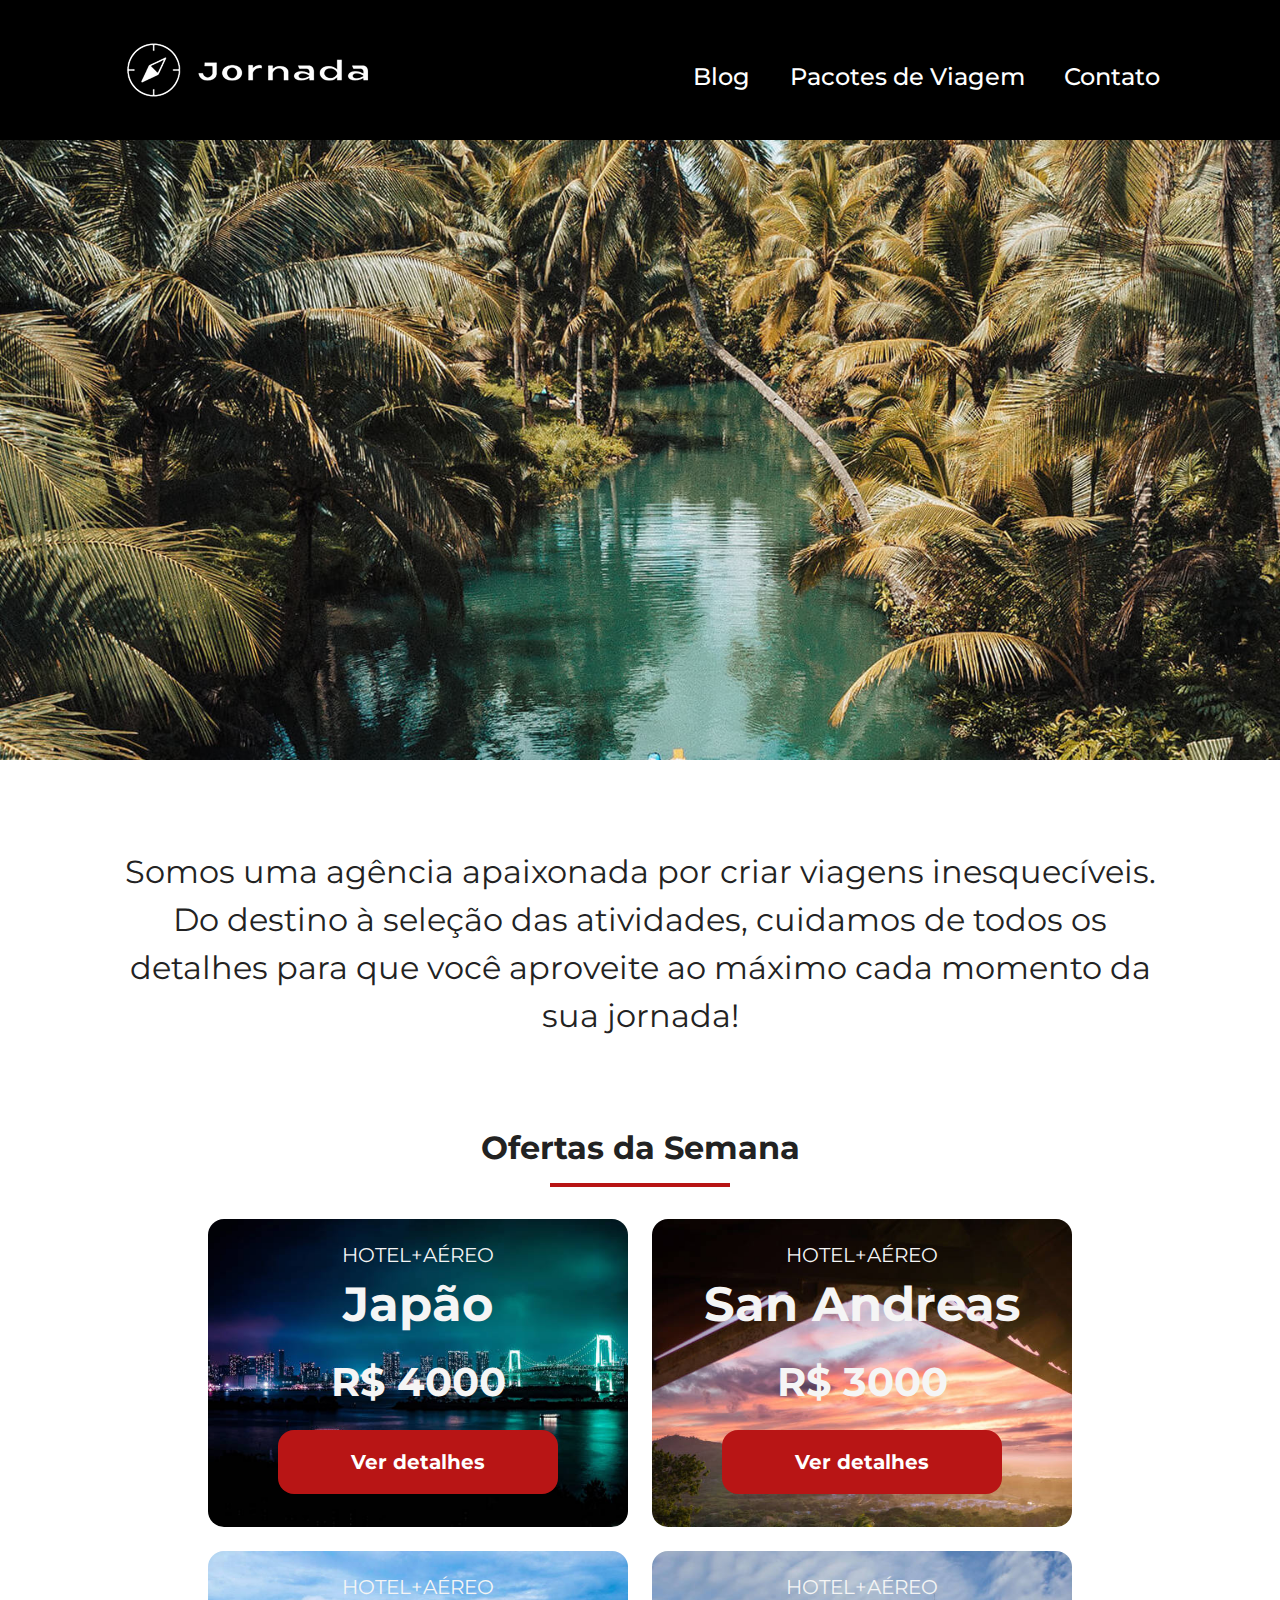
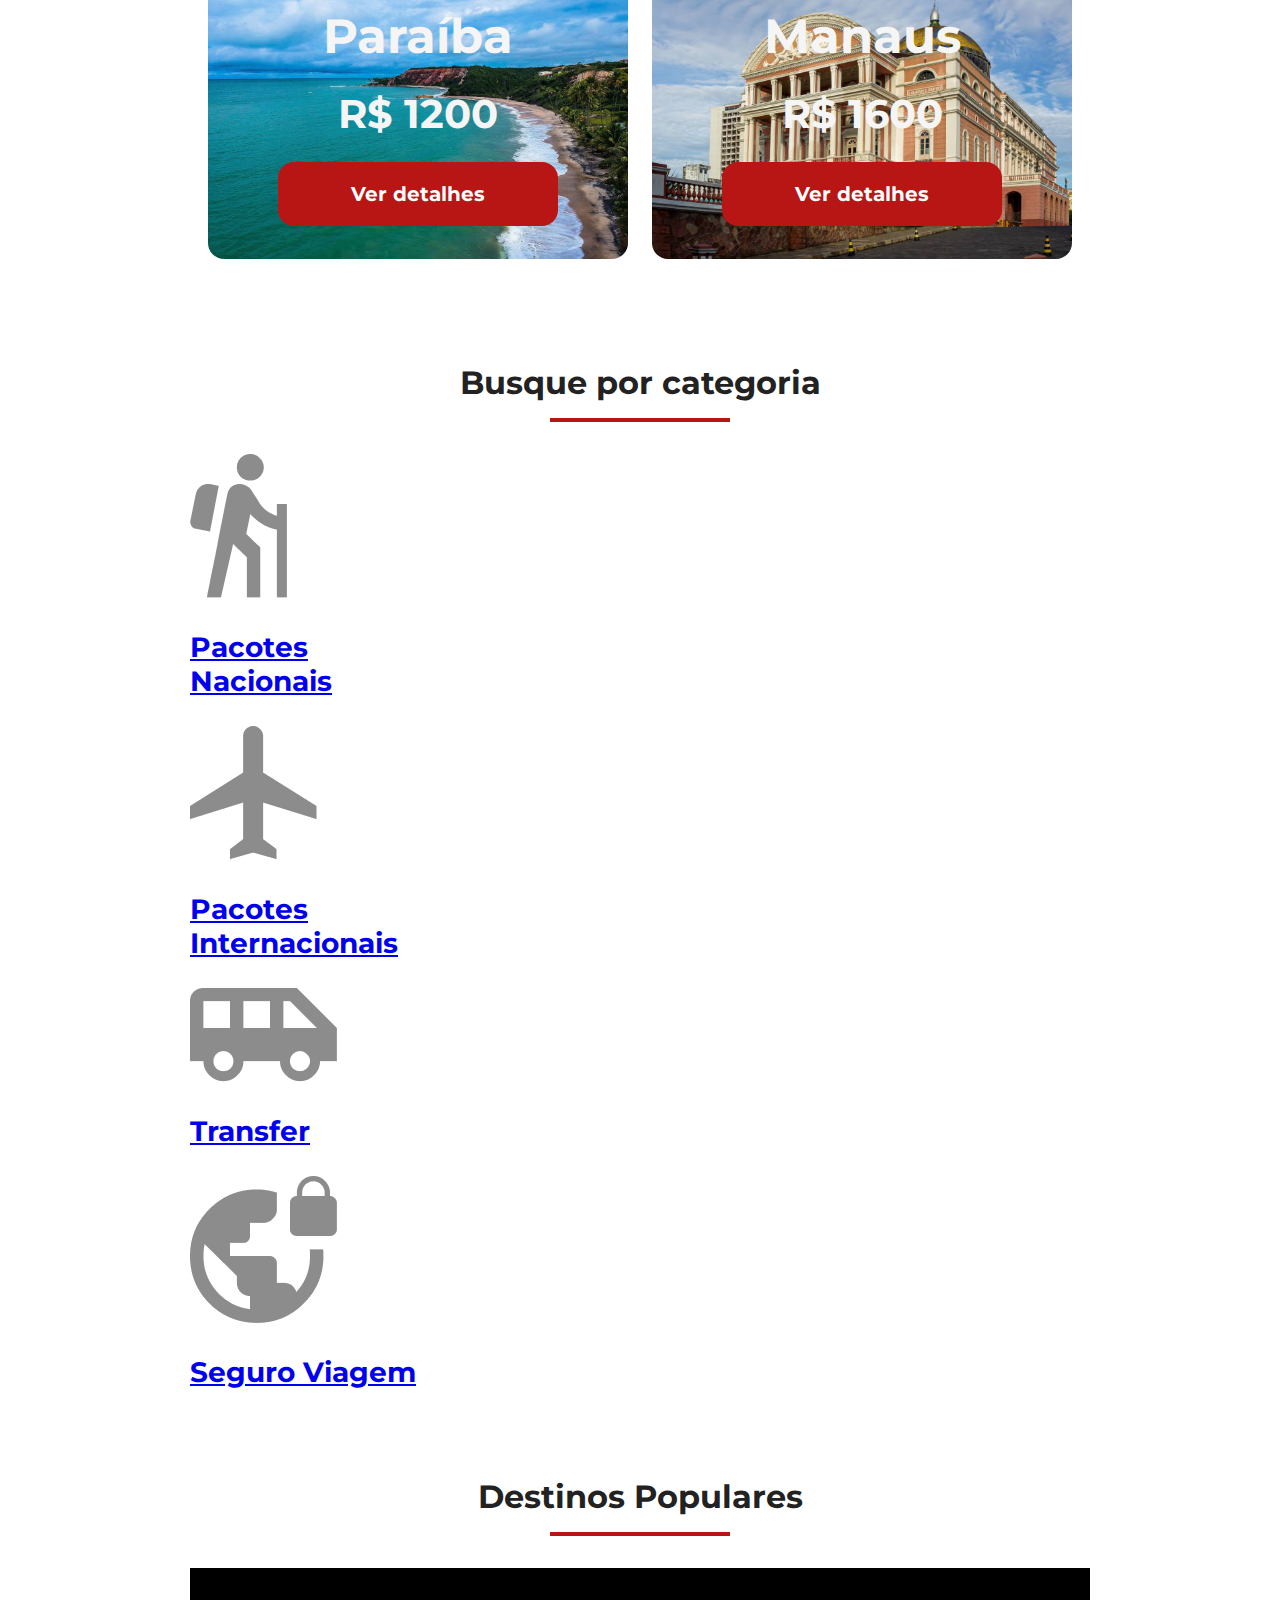
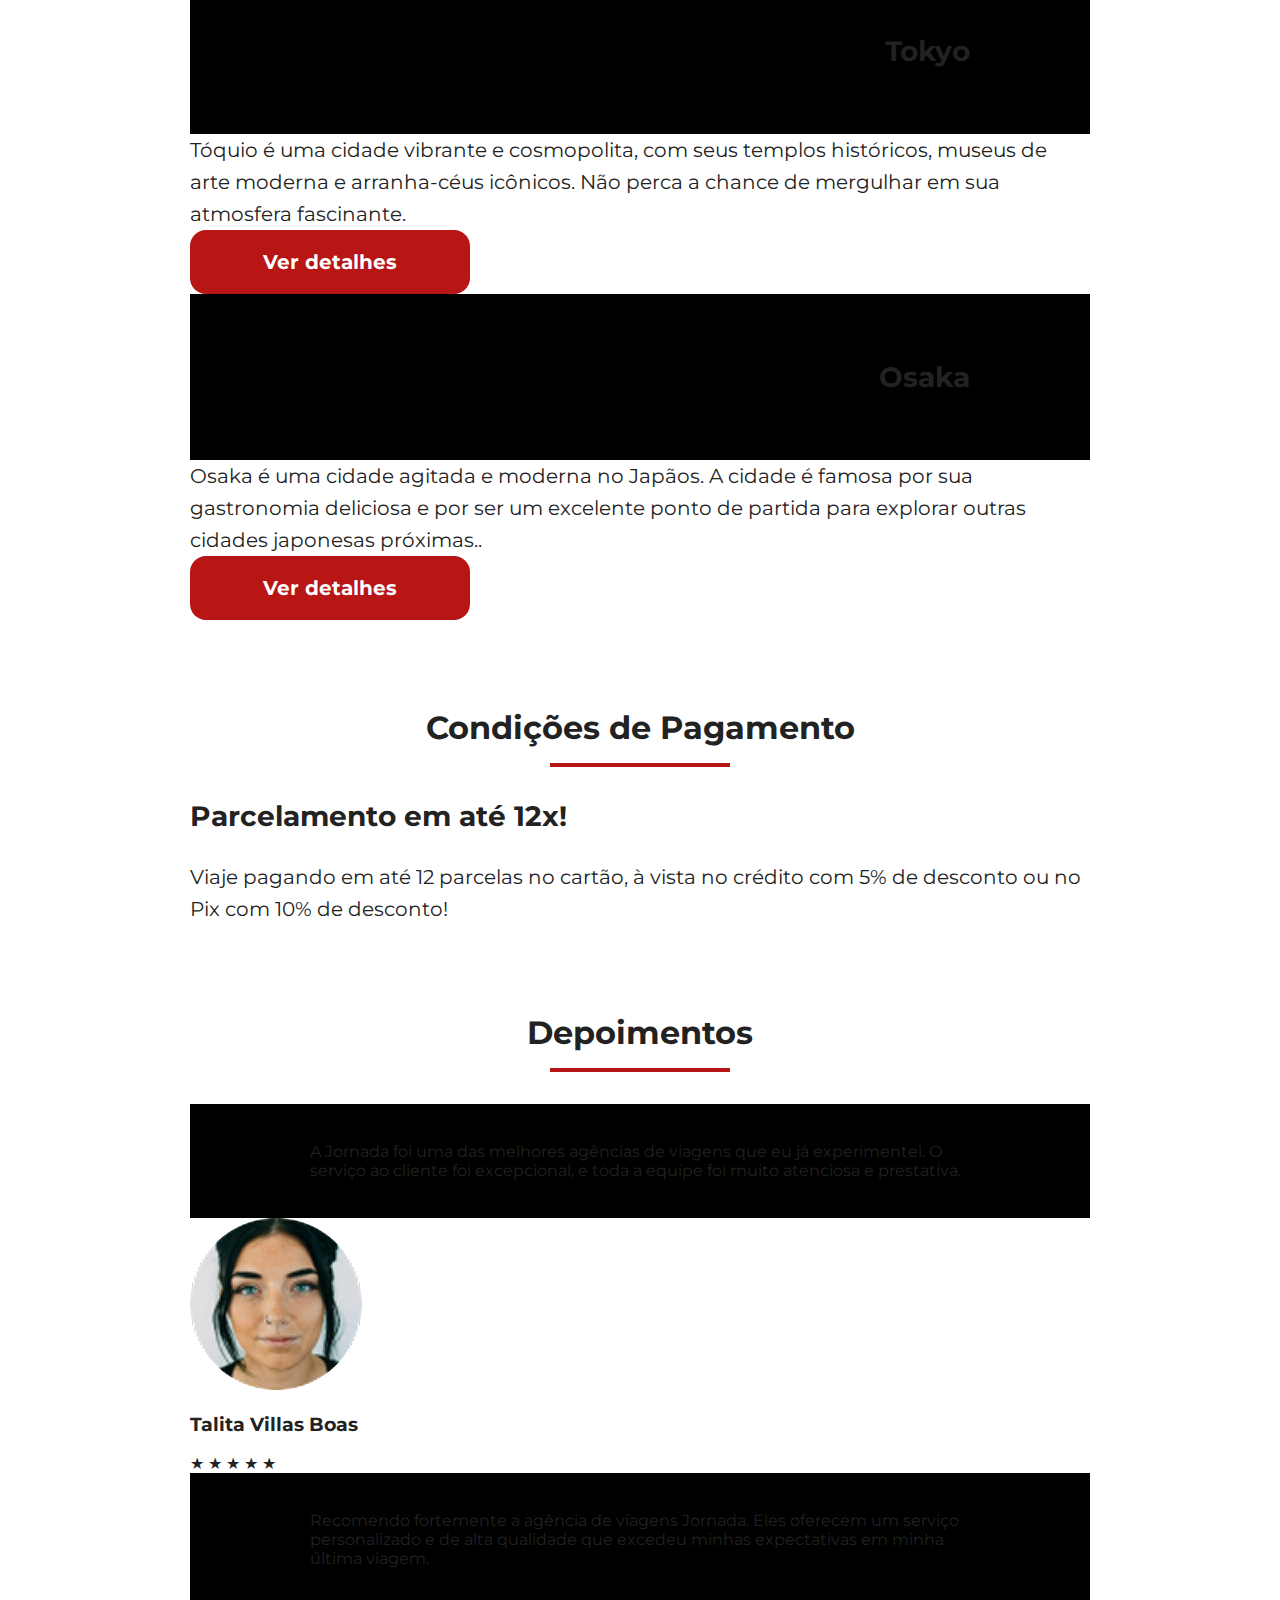
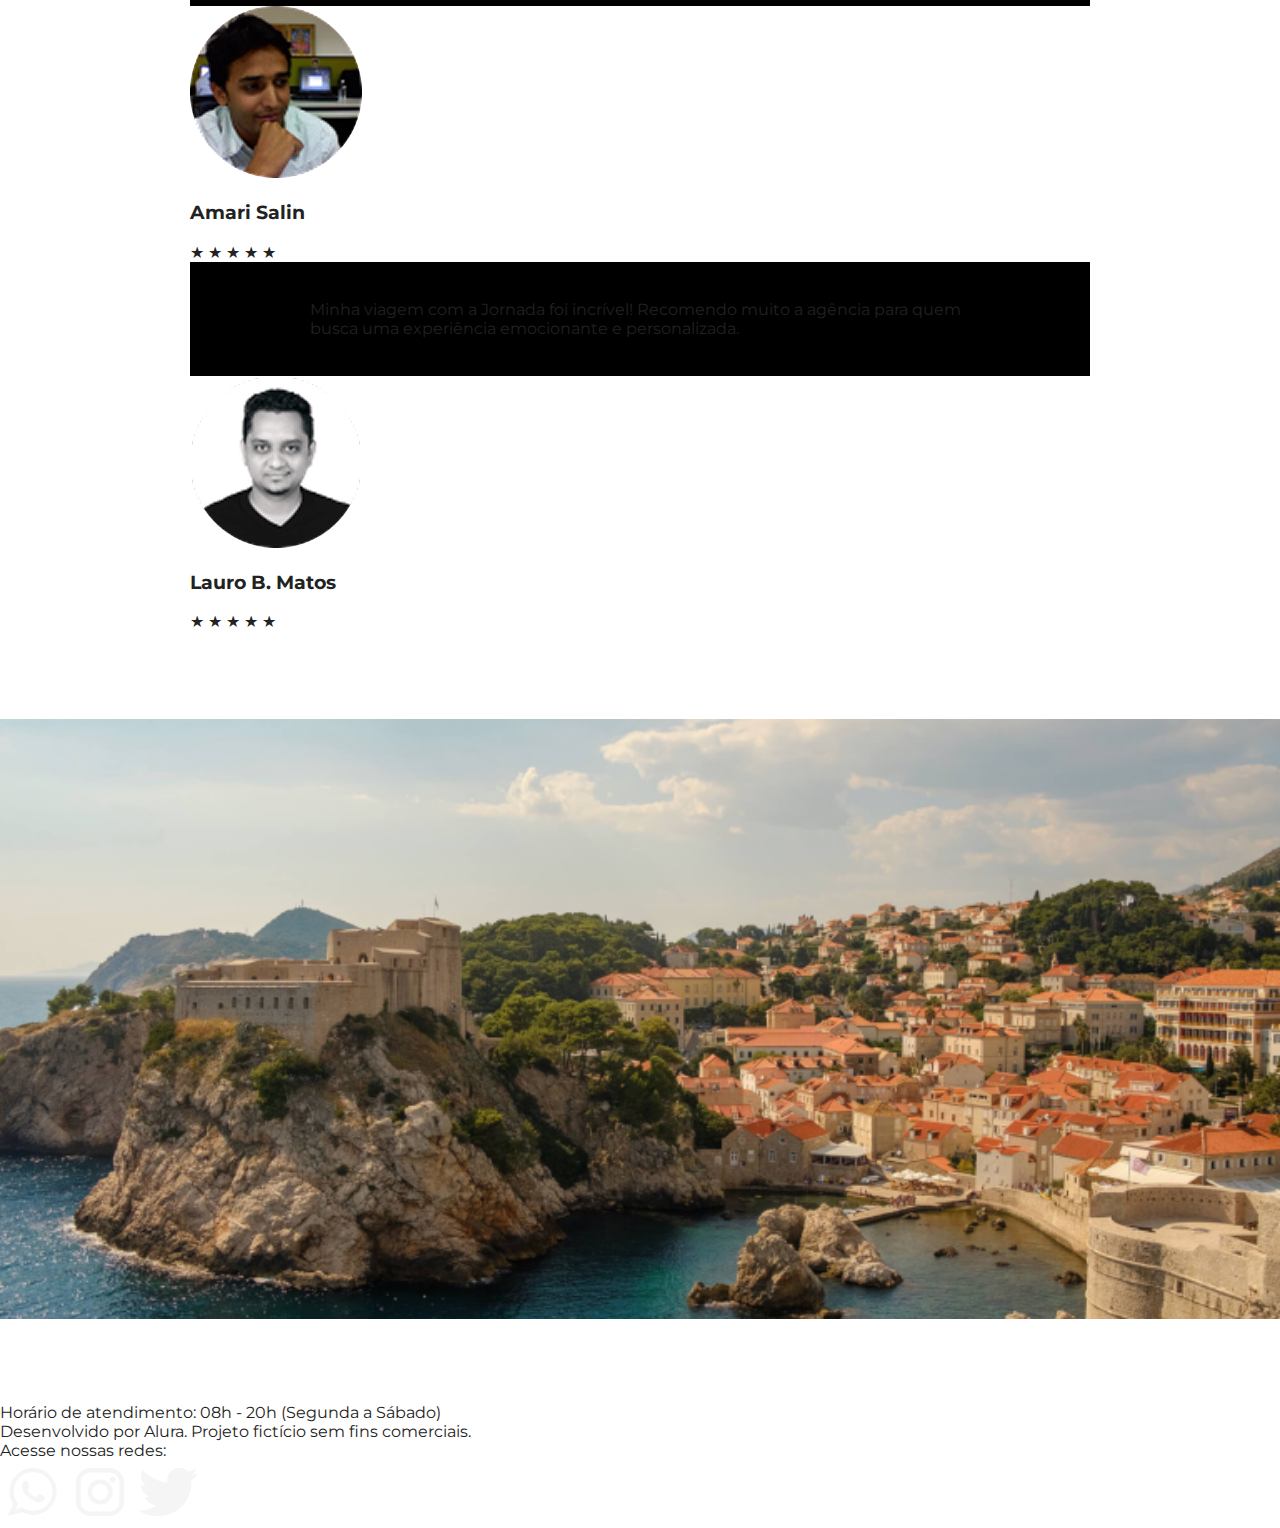
<file: index.html>
<!DOCTYPE html>
<html lang="pt-br">
  <head>
    <meta charset="UTF-8" />
    <meta name="viewport" content="width=device-width, initial-scale=1.0" />
        

    <link rel="icon" href="favicon.png" type="xml/svg">
    <link rel="stylesheet" href="style/style.css" />
    <title>Jornada Viagens</title>
  </head>
  <body>
    <header class="main-header">
      <a class="logo" href="index.html" title="Voltar para página inicial">
        <img
          class="img-mobile"
          src="img/bussola-jornada-branca.png"
          alt="Bussola do logo jornada de viagens na cor branca"
        />
        <img
          class="img-desktop"
          src="img/bussola-texto-jornada-branca.png"
          alt="logo jornada de viagens na cor branca"
        />
      </a>
      <div class="navegation-menu">
        <label for="menu">
          <img src="img/menu.png" alt="menu" />
        </label>
        <input type="checkbox" id="menu" hidden />

        <nav>
          <ul class="list-links">
            <li>
              <a href="blog.html" target="_blank" title="Acessar Blog">Blog</a>
            </li>
            <li>
              <a
                href="pacotes.html"
                target="_blank"
                title="Acessar Pacotes de viagens"
                >Pacotes de Viagem</a
              >
            </li>
            <li>
              <a href="contato.html" target="_blank" title="Acessar Contato"
                >Contato</a
              >
            </li>
          </ul>
        </nav>
      </div>
    </header>
    <section class="hero">
      <div class="hero-img"></div>
      <h2>
        Somos uma agência apaixonada por criar viagens inesquecíveis. Do destino
        à seleção das atividades, cuidamos de todos os detalhes para que você
        aproveite ao máximo cada momento da sua jornada!
      </h2>
    </section>
    <section class="offers">
      <div class="section-title">
        <h2>Ofertas da Semana</h2>
        <hr />
      </div>
      <div class="offers-cards">
        <article class="card japao">
          <header>
            <p>HOTEL+AÉREO</p>
            <h3>
              Japão <br />
              <span>R$ 4000</span>
            </h3>
            <a href="#" class="button">Ver detalhes</a>
          </header>
        </article>
        <article class="card san-andreas">
          <header>
            <p>HOTEL+AÉREO</p>
            <h3>
              San Andreas <br />
              <span>R$ 3000</span>
            </h3>
            <a href="#" class="button">Ver detalhes</a>
          </header>
        </article>
        <article class="card paraiba">
          <header>
            <p>HOTEL+AÉREO</p>
            <h3>
              Paraíba <br />
              <span>R$ 1200</span>
            </h3>
            <a href="#" class="button">Ver detalhes</a>
          </header>
        </article>
        <article class="card manaus">
          <header>
            <p>HOTEL+AÉREO</p>
            <h3>
              Manaus <br />
              <span>R$ 1600</span>
            </h3>
            <a href="#" class="button">Ver detalhes</a>
          </header>
        </article>
      </div>
    </section>
    <section class="categories">
      <div class="section-title">
        <h2>Busque por categoria</h2>
        <hr />
      </div>
      <div class="categories-cards">
        <a
          class="card"
          href="#"
          target="_blank"
          title="Busque pela categoria Pacotes Nacionais"
        >
          <img
            src="img/ícone-pacotes-nacionais.png"
            alt="Icone cinza representando uma pessoa fazendo tracking"
          />
          <h3 class="content-title">
            Pacotes <br />
            Nacionais
          </h3>
        </a>
        <a
          class="card"
          href="#"
          target="_blank"
          title="Busque pela categoria Pacotes Internacionais"
        >
          <img
            src="img/ícone-pacotes-interacionais.png"
            alt="Icone cinza representando um avião decolando"
          />
          <h3 class="content-title">
            Pacotes <br />
            Internacionais
          </h3>
        </a>
        <a
          class="card single-line transfer"
          href="#"
          target="_blank"
          title="Busque pela categoria Pacotes Transfer"
        >
          <img
            src="img/ícone-transfer.png"
            alt="Icone cinza representando um Transfer"
          />
          <h3 class="content-title">Transfer</h3>
        </a>
        <a
          class="card single-line"
          href="#"
          target="_blank"
          title="Busque pela categoria Pacotes seguro de viagem"
        >
          <img
            src="img/ícone-seguro-viagem.png"
            alt="Icone cinza representando de um globo com um cadeado"
          />
          <h3 class="content-title">Seguro Viagem</h3>
        </a>
      </div>
    </section>
    <section class="destinations">
      <div class="section-title">
        <h2>Destinos Populares</h2>
        <hr />
      </div>
      <div class="destinations-items">
        <article class="item tokyo">
          <header>
            <div class="img-item"></div>
            <h3 class="content-title">Tokyo</h3>
          </header>
          <p class="content-text">
            Tóquio é uma cidade vibrante e cosmopolita, com seus templos
            históricos, museus de arte moderna e arranha-céus icônicos. Não
            perca a chance de mergulhar em sua atmosfera fascinante.
          </p>
          <footer>
            <a
              href="#'"
              class="button"
              target="_blank"
              title="Veja detalhes do destino Tokyo"
              >Ver detalhes</a
            >
          </footer>
        </article>
        <article class="item">
          <header>
            <div class="img-item osaka"></div>
            <h3 class="content-title">Osaka</h3>
          </header>
          <p class="content-text">
            Osaka é uma cidade agitada e moderna no Japãos. A cidade é famosa
            por sua gastronomia deliciosa e por ser um excelente ponto de
            partida para explorar outras cidades japonesas próximas..
          </p>
          <footer>
            <a
              href="#'"
              class="button"
              target="_blank"
              title="Veja os detalhes do destino Osaka"
              >Ver detalhes</a
            >
          </footer>
        </article>
      </div>
    </section>
    <section class="payments">
      <div class="section-title">
        <h2>Condições de Pagamento</h2>
        <hr />
      </div>
      <div class="content-conteiner">
        <div class="text-content">
          <h3 class="content-title">Parcelamento em até 12x!</h3>
          <p class="content-text">
            Viaje pagando em até 12 parcelas no cartão, à vista no crédito com
            5% de desconto ou no Pix com 10% de desconto!
          </p>
        </div>
        <div class="image-gallery">
          <div class="image first"></div>
          <div class="image second"></div>
          <div class="image thirdy colspan-2"></div>
        </div>
      </div>
    </section>
    <section class="testimonial">
      <div class="section-title">
        <h2>Depoimentos</h2>
        <hr />
      </div>
      <div class="testimonial-conteiner">
        <article>
          <header>
            <p>
              A Jornada foi uma das melhores agências de viagens que eu já
              experimentei. O serviço ao cliente foi excepcional, e toda a
              equipe foi muito atenciosa e prestativa.
            </p>
          </header>
          <footer>
            <img
              src="img/avatar-talita.png"
              alt="Imagem de perfil da cliente Talita Villas Boas"
            />
            <div class="profile-content">
              <h3>Talita Villas Boas</h3>
              <div class="rating">
                <span class="star">★</span>
                <span class="star">★</span>
                <span class="star">★</span>
                <span class="star">★</span>
                <span class="star">★</span>
              </div>
            </div>
          </footer>
        </article>
        <article>
          <header>
            <p>
              Recomendo fortemente a agência de viagens Jornada. Eles oferecem
              um serviço personalizado e de alta qualidade que excedeu minhas
              expectativas em minha última viagem.
            </p>
          </header>
          <footer>
            <img
              src="img/avatar-amari.png"
              alt="Imagem de perfil do cliente Amari Salin"
            />
            <div class="profile-content">
              <h3>Amari Salin</h3>
              <div class="rating">
                <span class="star">★</span>
                <span class="star">★</span>
                <span class="star">★</span>
                <span class="star">★</span>
                <span class="star">★</span>
              </div>
            </div>
          </footer>
        </article>
        <article>
          <header>
            <p>
              Minha viagem com a Jornada foi incrível! Recomendo muito a agência
              para quem busca uma experiência emocionante e personalizada.
            </p>
          </header>
          <footer>
            <img
              src="img/avatar-lauro.png"
              alt="Imagen de perfil do cliente Lauro B. Matos"
            />
            <div class="profile-content">
              <h3>Lauro B. Matos</h3>
              <div class="rating">
                <span class="star">★</span>
                <span class="star">★</span>
                <span class="star">★</span>
                <span class="star">★</span>
                <span class="star">★</span>
              </div>
            </div>
          </footer>
        </article>
      </div>
    </section>
    <section class="bottom-hero">
      <div class="hero-img"></div>
    </section>
    <footer class="main-footer">
      <div class="footer-content">
        <img
          src="img/bussola-texto-jornada-branca-rodape.png"
          alt="Imagem do logo e o nome do site"
        />
        <p>Horário de atendimento: 08h - 20h (Segunda a Sábado)</p>
        <p>Desenvolvido por Alura. Projeto fictício sem fins comerciais.</p>
      </div>
      <div class="footer-social">
        <p>Acesse nossas redes:</p>
        <a href="#" target="_blank" title="Entre em  através do WhatsApp"
          ><img
            src="img/icone-whatsapp-branco.png"
            alt="Icone do WhatsApp branco"
        /></a>
        <a href="#" target="_blank" title="Acesse o Instagram do Jornada Viagens"
          ><img
            src="img/icone-instagram-branco.png"
            alt="Icone do Instagram branco"
        /></a>
        <a href="#" target="_blank" title="Acesse o Twitter do Jornada Viagens"
          ><img
            src="img/icone-twitter-branco.png"
            alt="Icone do Twitter branco"
        /></a>
      </div>
    </footer>
  </body>
</html>
</file>
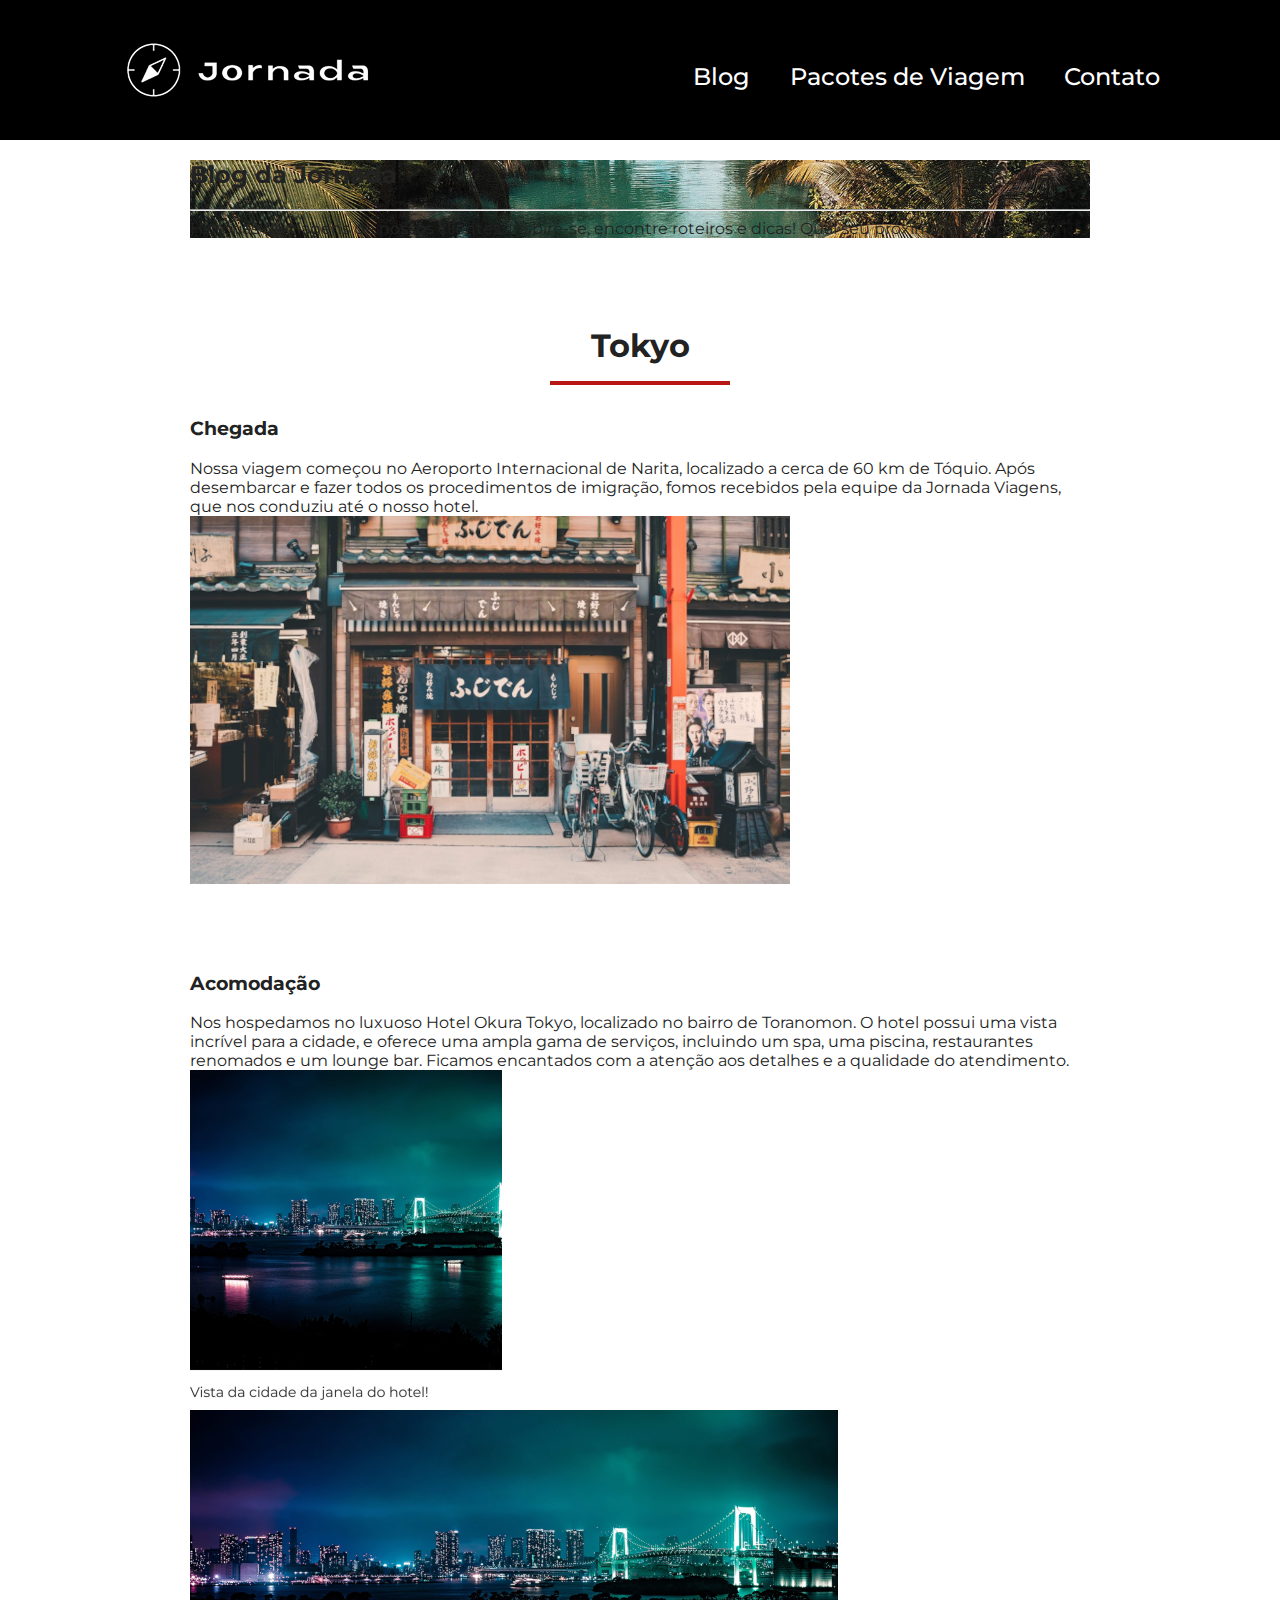
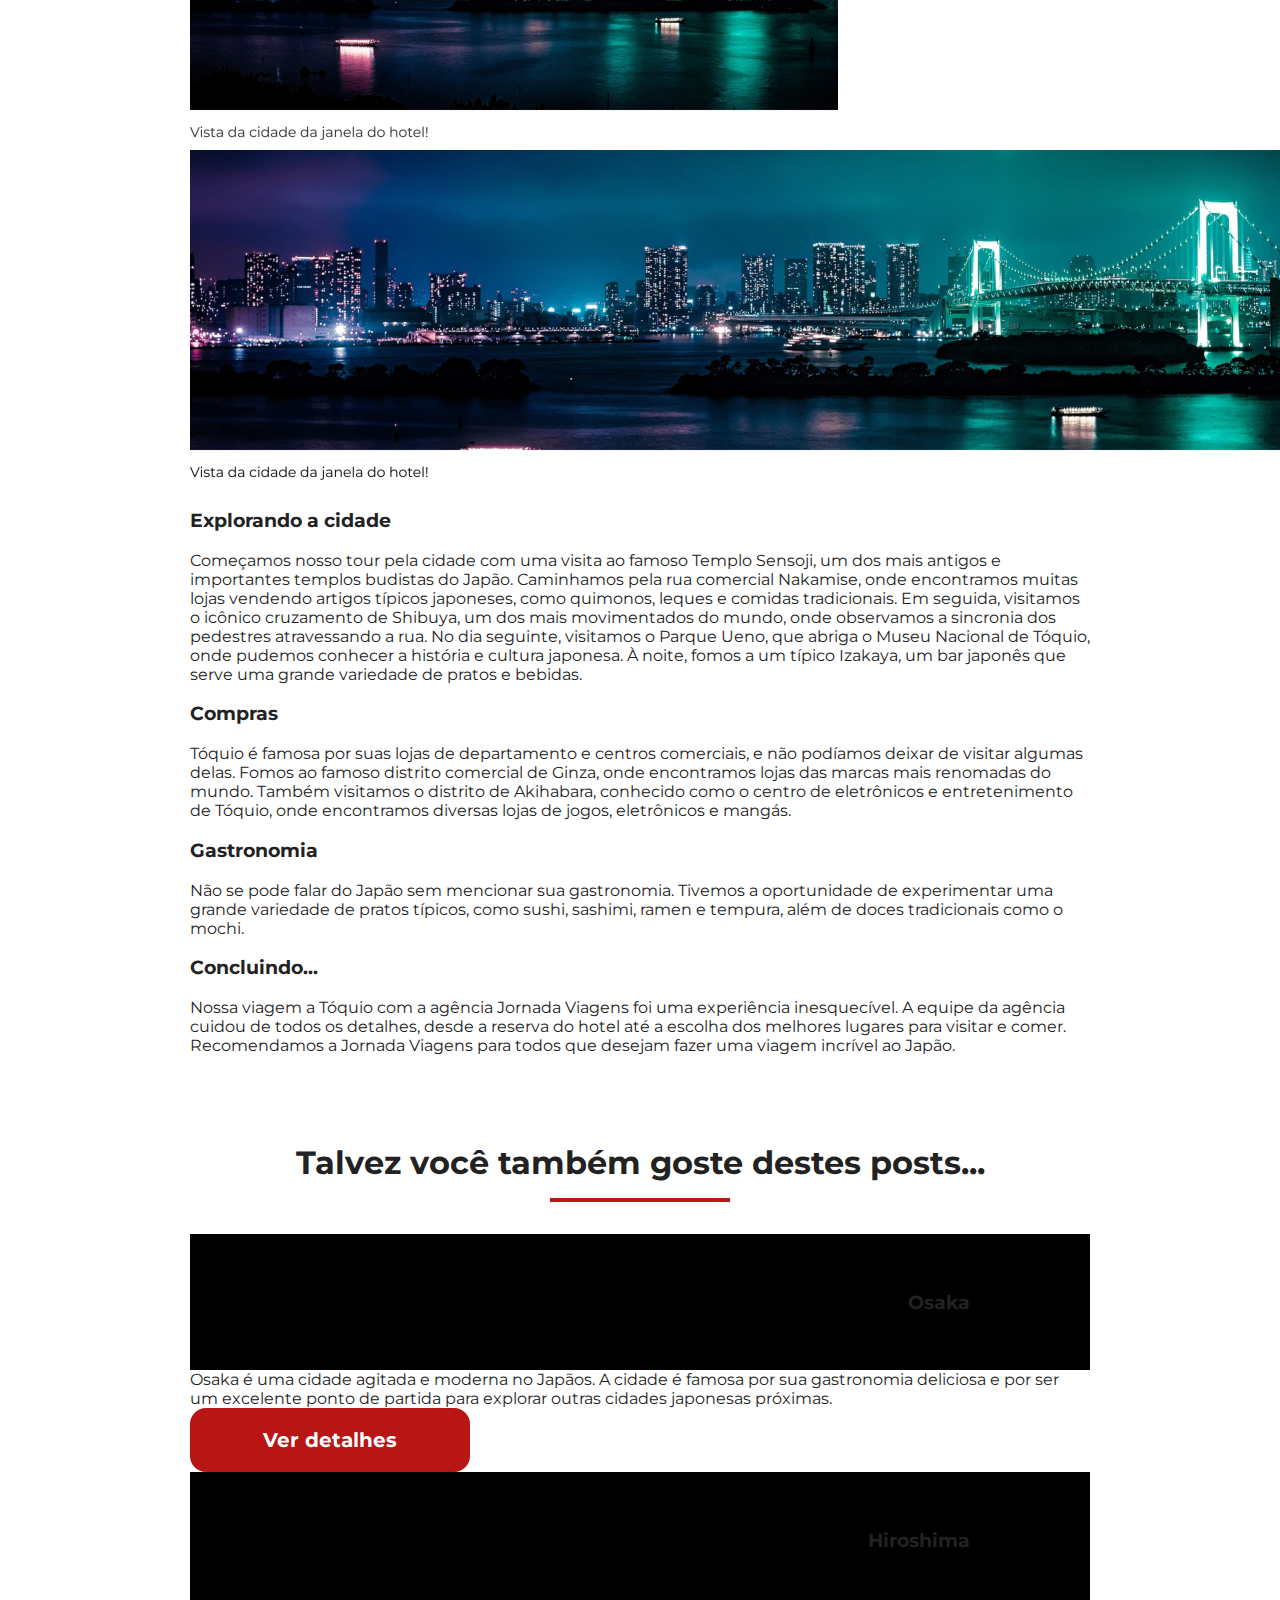
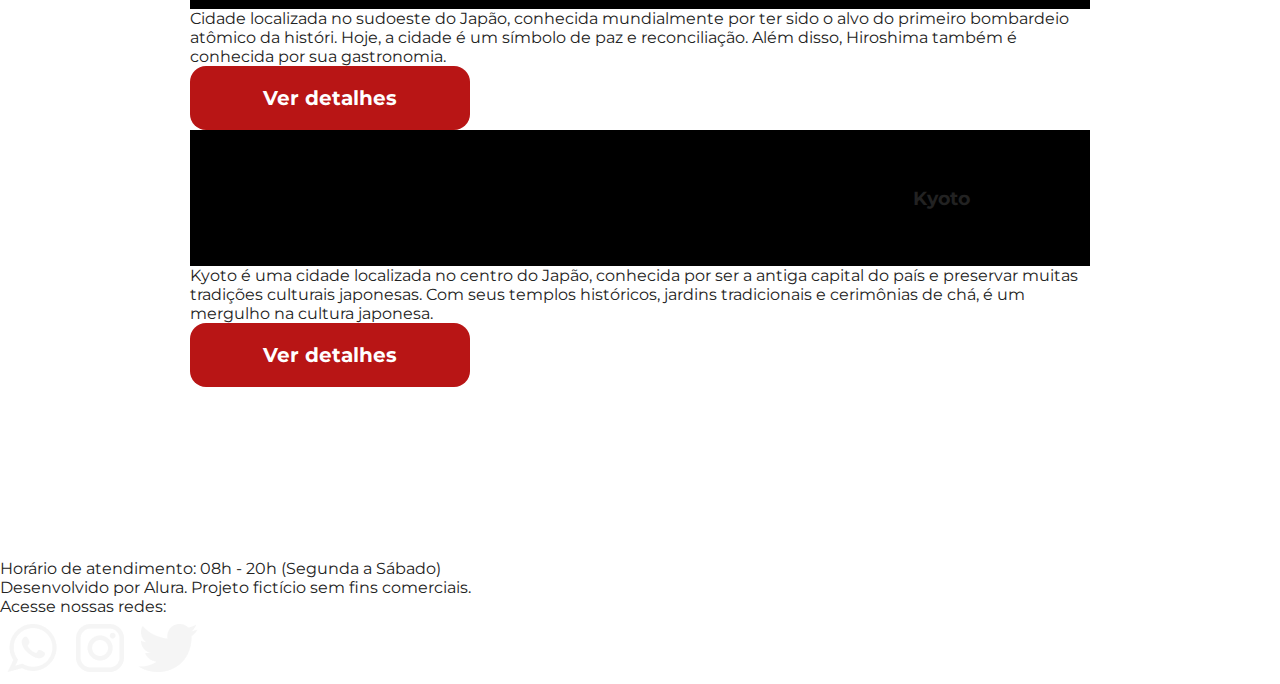
<file: blog.html>
<!DOCTYPE html>
<html lang="pt-br">

<head>

    <head>
        <meta charset="UTF-8" />
        <meta name="viewport" content="width=device-width, initial-scale=1.0" />

        <link rel="icon" href="favicon.png" type="xml/svg" />
        <link rel="stylesheet" href="style/style.css" />
        <title>Contato | Jornada Viagens</title>
    </head>

<body>
    <header class="main-header">
        <a class="logo" href="index.html" title="Voltar para página inicial">
            <img class="img-mobile" src="img/bussola-jornada-branca.png"
                alt="Bussola do logo jornada de viagens na cor branca" />
            <img class="img-desktop" src="img/bussola-texto-jornada-branca.png"
                alt="logo jornada de viagens na cor branca" />
        </a>
        <div class="navegation-menu">
            <label for="menu">
                <img src="img/menu.png" alt="menu" />
            </label>
            <input type="checkbox" id="menu" hidden />

            <nav>
                <ul class="list-links">
                    <li>
                        <a class="active" href="blog.html" target="_blank" title="Acessar Blog">Blog</a>
                    </li>
                    <li>
                        <a href="pacotes-viagens.html" target="_blank" title="Acessar Pacotes de viagens">Pacotes de
                            Viagem</a>
                    </li>
                    <li>
                        <a href="contato.html" target="_blank" title="Acessar Contato">Contato</a>
                    </li>
                </ul>
            </nav>
        </div>
    </header>
    <section class="blog-hero">
        <div class="hero-img">
            <div class="hero-content">
                <div class="conteudo-hero">
                    <h2>Blog da Jornada</h2>
                    <hr />
                    <p>
                        Histórias de viagens de nossos clientes. Inspire-se, encontre roteiros e dicas! Qual seu próximo
                        destino?
                    </p>
                </div>
            </div>
        </div>
    </section>
    <section class="tokyo-content">
        <div class="section-title">
            <h2>Tokyo</h2>
            <hr />
        </div>
        <article class="content-chegada">
            <div class="text">
                <h3 class="text-title">Chegada</h3>
                <p class="text-paragrafo">Nossa viagem começou no Aeroporto Internacional de Narita, localizado a cerca
                    de 60 km de Tóquio. Após
                    desembarcar e fazer todos os procedimentos de imigração, fomos recebidos pela equipe da Jornada
                    Viagens,
                    que nos conduziu até o nosso hotel.</p>
            </div>
            <img class="img-mobile" src="img/blog-chegada-tokyo-mobile.png"
                alt="Imagem de uma fachada de uma loginha de conveniência no Japão" />
            <img class="img-desktop" src="img/blog-chegada-tokyo-desktop.png"
                alt="Imagem de uma fachada de uma loginha de conveniência no Japão" />
        </article>
    </section>
    <section class="tokyo-destino">
        <article class="destinos-content">
            <h3 class="text-title">Acomodação</h3>
            <p class="text-paragrafo">Nos hospedamos no luxuoso Hotel Okura Tokyo, localizado no bairro de
                Toranomon. O
                hotel possui uma vista incrível para a cidade, e oferece uma ampla gama de serviços, incluindo um
                spa,
                uma piscina, restaurantes renomados e um lounge bar. Ficamos encantados com a atenção aos detalhes e
                a
                qualidade do atendimento.</p>

            <img class="blog-img-mobile" src="img/blog-img-mobile.png"
                alt="Imagem de uma vista noturna da cidade de Tokyo da janela de um hotel">
            <img class="blog-img-tablet" src="img/blog-img-tablet.png"
                alt="Imagem de uma vista noturna da cidade de Tokyo da janela de um hotel">
            <img class="blog-img-desktop" src="img/blog-img-desktop.png"
                alt="Imagem de uma vista noturna da cidade de Tokyo da janela de um hotel">

            <h3 class="text-title">Explorando a cidade</h3>
            <p class="text-paragrafo">Começamos nosso tour pela cidade com uma visita ao famoso Templo Sensoji, um
                dos
                mais antigos e importantes templos budistas do Japão. Caminhamos pela rua comercial Nakamise, onde
                encontramos muitas lojas vendendo artigos típicos japoneses, como quimonos, leques e comidas
                tradicionais.
                Em seguida, visitamos o icônico cruzamento de Shibuya, um dos mais movimentados do mundo, onde
                observamos a sincronia dos pedestres atravessando a rua.
                No dia seguinte, visitamos o Parque Ueno, que abriga o Museu Nacional de Tóquio, onde pudemos
                conhecer a
                história e cultura japonesa. À noite, fomos a um típico Izakaya, um bar japonês que serve uma grande
                variedade de pratos e bebidas.</p>


            <h3 class="text-title">Compras</h3>
            <p class="text-paragrafo">Tóquio é famosa por suas lojas de departamento e centros comerciais, e não
                podíamos deixar de visitar algumas delas. Fomos ao famoso distrito comercial de Ginza, onde
                encontramos
                lojas das marcas mais renomadas do mundo.
                Também visitamos o distrito de Akihabara, conhecido como o centro de eletrônicos e entretenimento de
                Tóquio, onde encontramos diversas lojas de jogos, eletrônicos e mangás.</p>

            <h3 class="text-title">Gastronomia</h3>
            <p class="text-paragrafo">Não se pode falar do Japão sem mencionar sua gastronomia. Tivemos a
                oportunidade
                de experimentar uma grande variedade de pratos típicos, como sushi, sashimi, ramen e tempura, além
                de
                doces tradicionais como o mochi.</p>

            <h3 class="text-title">Concluindo...</h3>
            <p class="text-paragrafo">Nossa viagem a Tóquio com a agência Jornada Viagens foi uma experiência
                inesquecível. A equipe da agência cuidou de todos os detalhes, desde a reserva do hotel até a
                escolha
                dos melhores lugares para visitar e comer. Recomendamos a Jornada Viagens para todos que desejam
                fazer
                uma viagem incrível ao Japão.</p>
        </article>
    </section>
    <div class="posts-title">
        <div class="section-title">
            <h2>Talvez você também goste destes posts...</h2>
            <hr />
        </div>
    </div>
    <section class="posts">
        <article class="item-posts osaka">
            <header>
                <div class="img img-osaka"></div>
                <h3 class="post-title">Osaka</h3>
            </header>
            <p class="post-paragraph">Osaka é uma cidade agitada e moderna no Japãos. A cidade é famosa por sua
                gastronomia deliciosa e por ser um excelente ponto de partida para explorar outras cidades japonesas
                próximas.</p>
            <footer>
                <a href="#'" class="button" target="_blank" title="Veja detalhes do destino Tokyo">Ver detalhes</a>
            </footer>
        </article>
        <article class="item-posts card">
            <header>
                <div class="img img-hiroshima"></div>
                <h3 class="post-title">Hiroshima</h3>
            </header>
            <p class="post-paragraph paragraph-desktop">Cidade localizada no sudoeste do Japão, conhecida mundialmente por ter sido o alvo do primeiro bombardeio atômico da históri. Hoje, a cidade é um símbolo de paz e reconciliação. Além disso, Hiroshima também é conhecida por sua gastronomia.</p>
            <footer>
                <a href="#'" class="button" target="_blank" title="Veja detalhes do destino Tokyo">Ver detalhes</a>
            </footer>
            </article>
            <article class="item-posts card">
                <header>
                    <div class="img img-kyoto"></div>
                    <h3 class="post-title">Kyoto</h3>
                </header>
                <p class="post-paragraph">Kyoto é uma cidade localizada no centro do Japão, conhecida por ser a antiga capital do país e preservar muitas tradições culturais japonesas. Com seus templos históricos, jardins tradicionais e cerimônias de chá, é um mergulho na cultura japonesa.</p>
                <footer>
                    <a href="#'" class="button" target="_blank" title="Veja detalhes do destino Tokyo">Ver detalhes</a>
                </footer>
            </article>
        </article>
    </section>
    <footer class="main-footer">
      <div class="footer-content">
        <img
          src="img/bussola-texto-jornada-branca-rodape.png"
          alt="Imagem do logo e o nome do site"
        />
        <p>Horário de atendimento: 08h - 20h (Segunda a Sábado)</p>
        <p>Desenvolvido por Alura. Projeto fictício sem fins comerciais.</p>
      </div>
      <div class="footer-social">
        <p>Acesse nossas redes:</p>
        <a href="#" target="_blank" title="Entre em  através do WhatsApp"
          ><img
            src="img/icone-whatsapp-branco.png"
            alt="Icone do WhatsApp branco"
        /></a>
        <a
          href="#"
          target="_blank"
          title="Acesse o Instagram do Jornada Viagens"
          ><img
            src="img/icone-instagram-branco.png"
            alt="Icone do Instagram branco"
        /></a>
        <a href="#" target="_blank" title="Acesse o Twitter do Jornada Viagens"
          ><img
            src="img/icone-twitter-branco.png"
            alt="Icone do Twitter branco"
        /></a>
      </div>
    </footer>
</body>

</html>
</file>
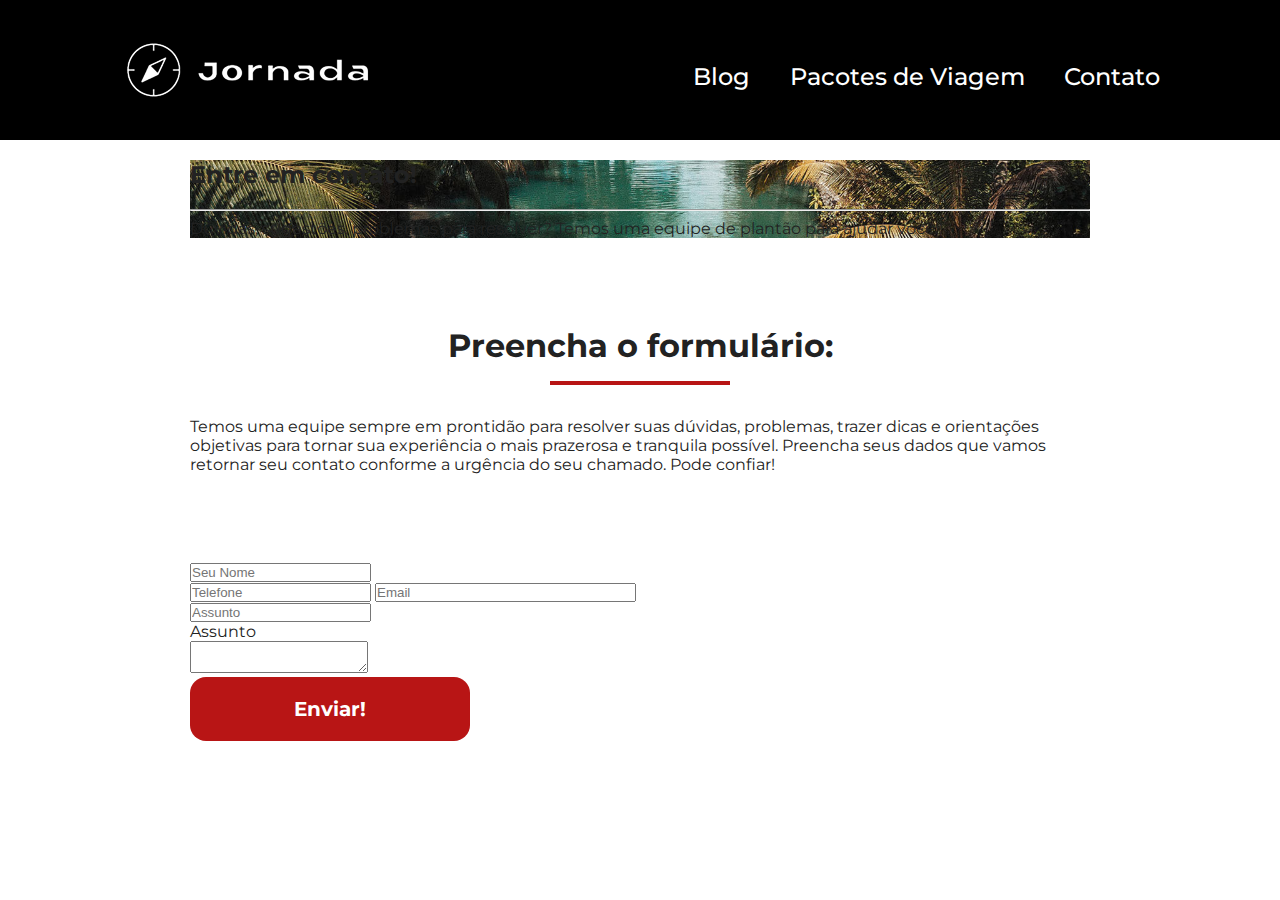
<file: contato.html>
<!DOCTYPE html>
<html lang="pt-br">
  <head>
    <meta charset="UTF-8" />
    <meta name="viewport" content="width=device-width, initial-scale=1.0" />

    <link rel="icon" href="favicon.png" type="xml/svg" />
    <link rel="stylesheet" href="style/style.css" />
    <title>Contato | Jornada Viagens</title>
  </head>
  <body>
    <header class="main-header">
      <a class="logo" href="index.html" title="Voltar para página inicial">
        <img
          class="img-mobile"
          src="img/bussola-jornada-branca.png"
          alt="Bussola do logo jornada de viagens na cor branca"
        />
        <img
          class="img-desktop"
          src="img/bussola-texto-jornada-branca.png"
          alt="logo jornada de viagens na cor branca"
        />
      </a>
      <div class="navegation-menu">
        <label for="menu">
          <img src="img/menu.png" alt="menu" />
        </label>
        <input type="checkbox" id="menu" hidden />

        <nav>
          <ul class="list-links">
            <li>
              <a href="blog.html" target="_blank" title="Acessar Blog">Blog</a>
            </li>
            <li>
              <a
                href="pacotes-viagens.html"
                target="_blank"
                title="Acessar Pacotes de viagens"
                >Pacotes de Viagem</a
              >
            </li>
            <li>
              <a
                class="active"
                href="contato.html"
                target="_blank"
                title="Acessar Contato"
                >Contato</a
              >
            </li>
          </ul>
        </nav>
      </div>
    </header>
    <section class="contato-hero">
      <div class="hero-img">
        <div class="hero-content">
          <div class="conteudo-hero">
            <h2>Entre em contato!</h2>
            <hr />
            <p>
              Dúvidas, sugestões, problemas para resolver? Temos uma equipe de
              plantão para ajudar você!!
            </p>
          </div>
        </div>
      </div>
    </section>
    <section class="contato-text">
      <div class="section-title">
        <h2>Preencha o formulário:</h2>
        <hr />
      </div>
      <p class="contato-paragrafo">
        Temos uma equipe sempre em prontidão para resolver suas dúvidas,
        problemas, trazer dicas e orientações objetivas para tornar sua
        experiência o mais prazerosa e tranquila possível. Preencha seus dados
        que vamos retornar seu contato conforme a urgência do seu chamado. Pode
        confiar!
      </p>
    </section>
    <section class="form-contato">
      <form action="#" class="form" method="get">
        <label for="name"></label>
        <input
          type="text"
          name="Nome"
          id="name"
          placeholder="Seu Nome"
          class="form-campos"
          minlength="15"
          maxlength="40"
          required
        />
        <div class="contatos">
          <label for="tel"></label>
          <input
            type="tel"
            name="tel"
            id="tel"
            placeholder="Telefone"
            class="form-campos"
            pattern="\([0-9]{2}\) [0-9]{4,6}-[0-9]{3,4}"
            required
          />
          <label for="email"></label>
          <input
            type="email"
            name="email"
            id="email"
            placeholder="Email"
            class="form-campos"
            size="30"
            maxlength="50"
            required
          />
        </div>
        <label for="subject"></label>
        <input
          type="text"
          name="subject"
          id="subject"
          placeholder="Assunto"
          class="form-campos"
          minlength="20"
          maxlength="40"
        />

        <div class="form-area">
          <p class="subject">Assunto</p>
          <textarea name="subject-2" id="subject-2"></textarea>
        </div>

        <a
          href="#"
          class="button"
          target="_blank"
          title="Veja detalhes do destino Tokyo"
          >Enviar!</a
        >
      </form>
    </section>
  </body>
</html>
</file>
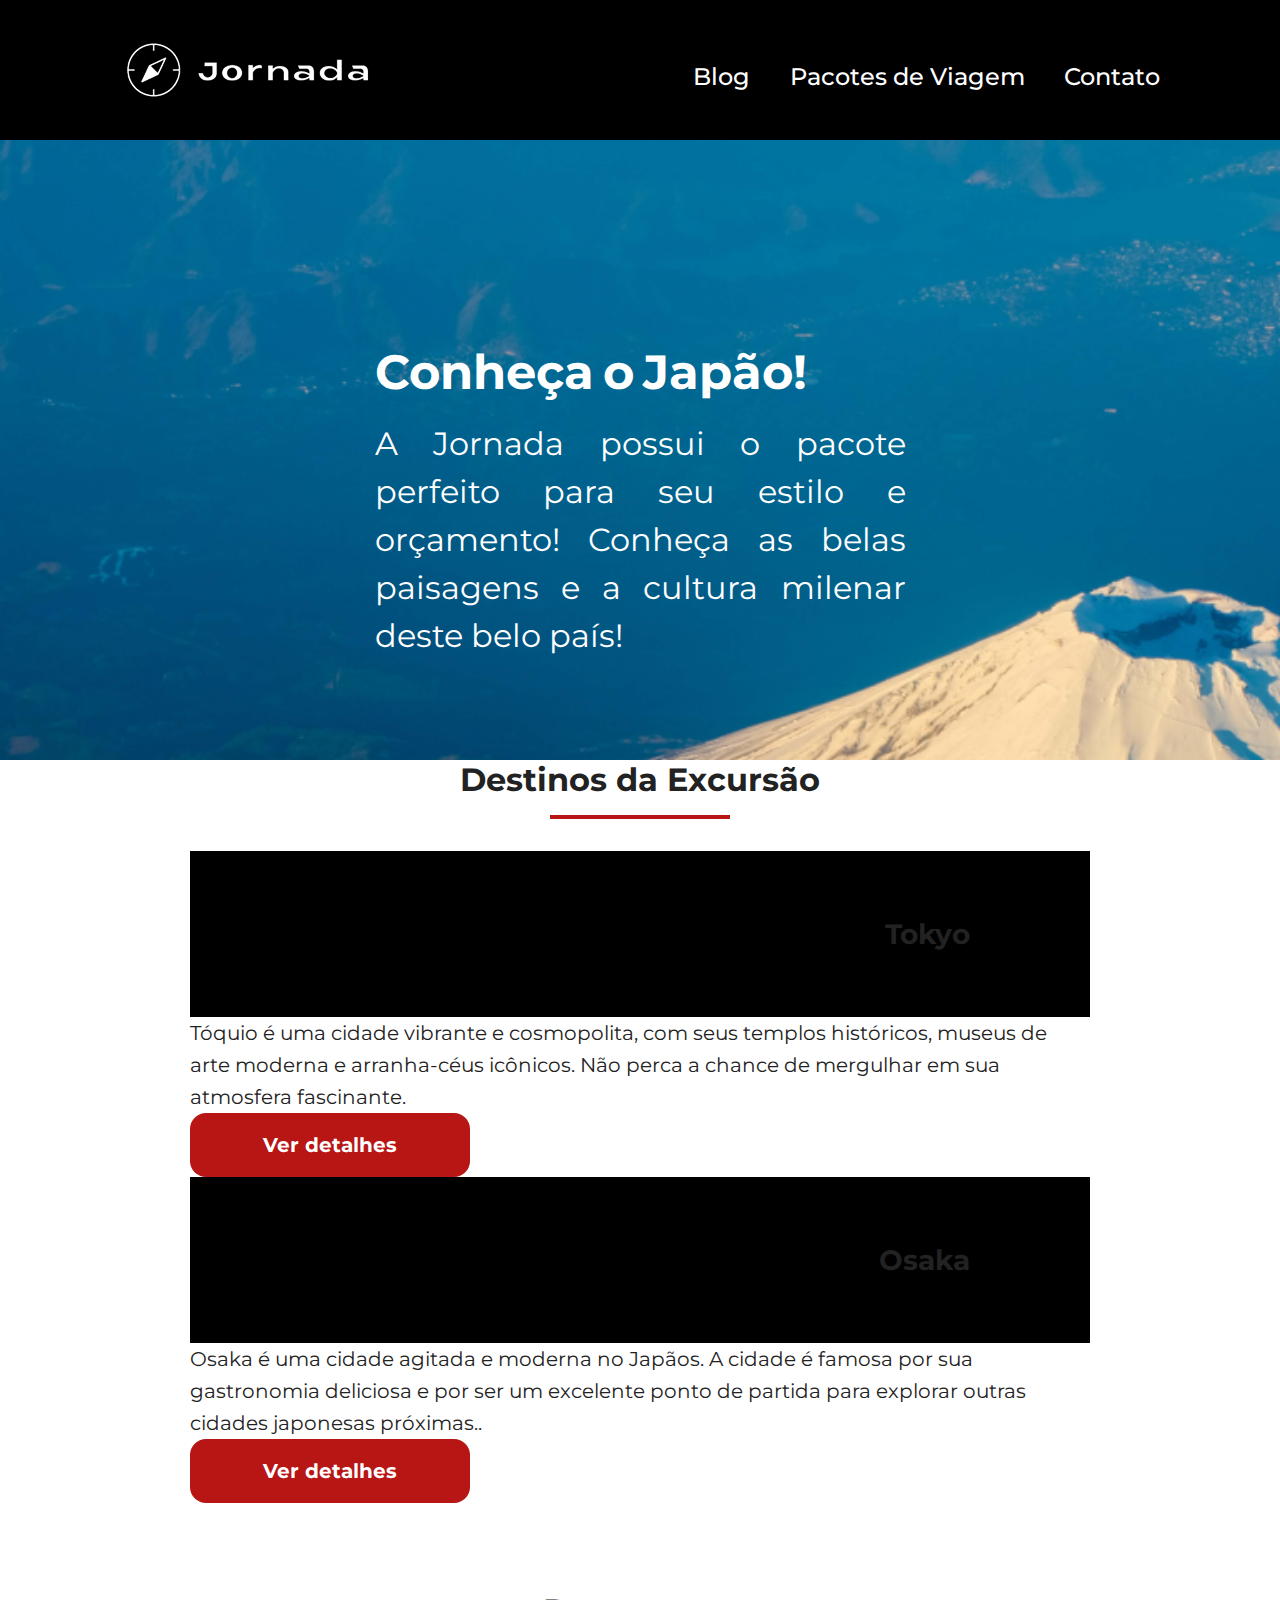
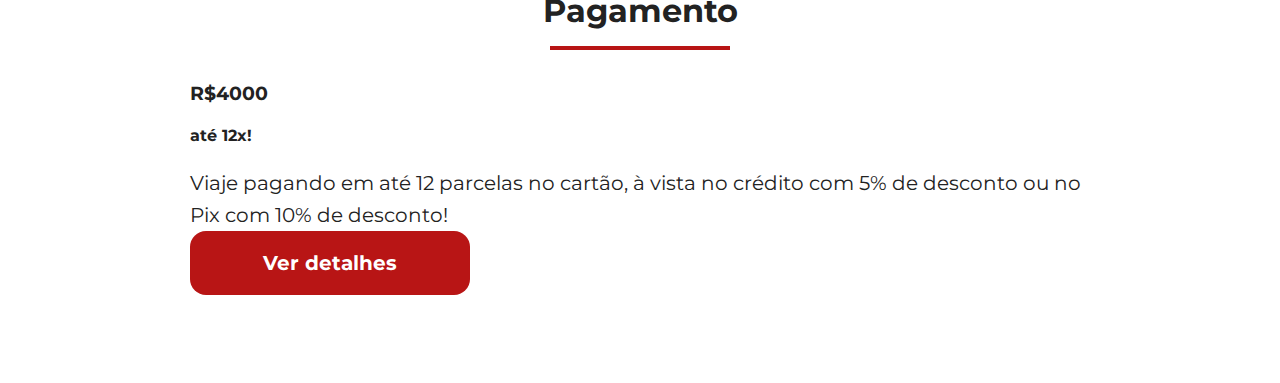
<file: pacotes-viagens.html>
<!DOCTYPE html>
<html lang="pt-br">
  <head>
    <meta charset="UTF-8" />
    <meta name="viewport" content="width=device-width, initial-scale=1.0" />

    <link rel="icon" href="favicon.png" type="xml/svg" />
    <link rel="stylesheet" href="style/style.css" />
    <title>Pacotes de Viagens | Jornada Viagens</title>
  </head>
  <body>
    <header class="main-header">
      <a class="logo" href="index.html" title="Voltar para página inicial">
        <img
          class="img-mobile"
          src="img/bussola-jornada-branca.png"
          alt="Bussola do logo jornada de viagens na cor branca"
        />
        <img
          class="img-desktop"
          src="img/bussola-texto-jornada-branca.png"
          alt="logo jornada de viagens na cor branca"
        />
      </a>
      <div class="navegation-menu">
        <label for="menu">
          <img src="img/menu.png" alt="menu" />
        </label>
        <input type="checkbox" id="menu" hidden />

        <nav>
          <ul class="list-links">
            <li>
              <a href="blog.html" target="_blank" title="Acessar Blog">Blog</a>
            </li>
            <li>
              <a
                href="pacotes.html"
                target="_blank"
                title="Acessar Pacotes de viagens"
                >Pacotes de Viagem</a
              >
            </li>
            <li>
              <a href="contato.html" target="_blank" title="Acessar Contato"
                >Contato</a
              >
            </li>
          </ul>
        </nav>
      </div>
    </header>
    <section class="pacotes-hero">
      <div class="hero-img">
        <div class="hero-content">
          <div class="conteudo-hero">
            <h2>Conheça o Japão!</h2>
            <hr />
            <p>
              A Jornada possui o pacote perfeito para seu estilo e orçamento!
              Conheça as belas paisagens e a cultura milenar deste belo país!
            </p>
          </div>
        </div>
      </div>
    </section>
    <section class="destinations">
      <div class="section-title">
        <h2>Destinos da Excursão</h2>
        <hr />
      </div>
      <div class="destinations-items">
        <article class="item tokyo">
          <header>
            <div class="img-item"></div>
            <h3 class="content-title">Tokyo</h3>
          </header>
          <p class="content-text">
            Tóquio é uma cidade vibrante e cosmopolita, com seus templos
            históricos, museus de arte moderna e arranha-céus icônicos. Não
            perca a chance de mergulhar em sua atmosfera fascinante.
          </p>
          <footer>
            <a
              href="#'"
              class="button"
              target="_blank"
              title="Veja detalhes do destino Tokyo"
              >Ver detalhes</a
            >
          </footer>
        </article>
        <article class="item">
          <header>
            <div class="img-item osaka"></div>
            <h3 class="content-title">Osaka</h3>
          </header>
          <p class="content-text">
            Osaka é uma cidade agitada e moderna no Japãos. A cidade é famosa
            por sua gastronomia deliciosa e por ser um excelente ponto de
            partida para explorar outras cidades japonesas próximas..
          </p>
          <footer>
            <a
              href="#'"
              class="button"
              target="_blank"
              title="Veja os detalhes do destino Osaka"
              >Ver detalhes</a
            >
          </footer>
        </article>
      </div>
    </section>
    <section class="payment">
      <div class="section-title">
        <h2>Pagamento</h2>
        <hr />
      </div>
      <div class="content-conteiner">
        <div class="text-content">
          <h3 class="content-title-1">R$4000</h3>
          <h4 class="content-subtitle">até 12x!</h4>
          <p class="content-text">
            Viaje pagando em até 12 parcelas no cartão, à vista no crédito com
            5% de desconto ou no Pix com 10% de desconto!
          </p>
          <a
              href="#'"
              class="button"
              target="_blank"
              title="Veja detalhes do destino Tokyo"
              >Ver detalhes</a
            >
        </div>
        <div class="image-gallery">
          <div class="image first"></div>
          <div class="image second"></div>
          <div class="image thirdy colspan-2"></div>
        </div>
      </div>
    </section>
  </body>
</html>
</file>
<file: style/style.css>
@charset "UTF-8";

@import url("global.css");
@import url("header.css");
@import url("hero.css");
@import url("offers.css");
</file>
